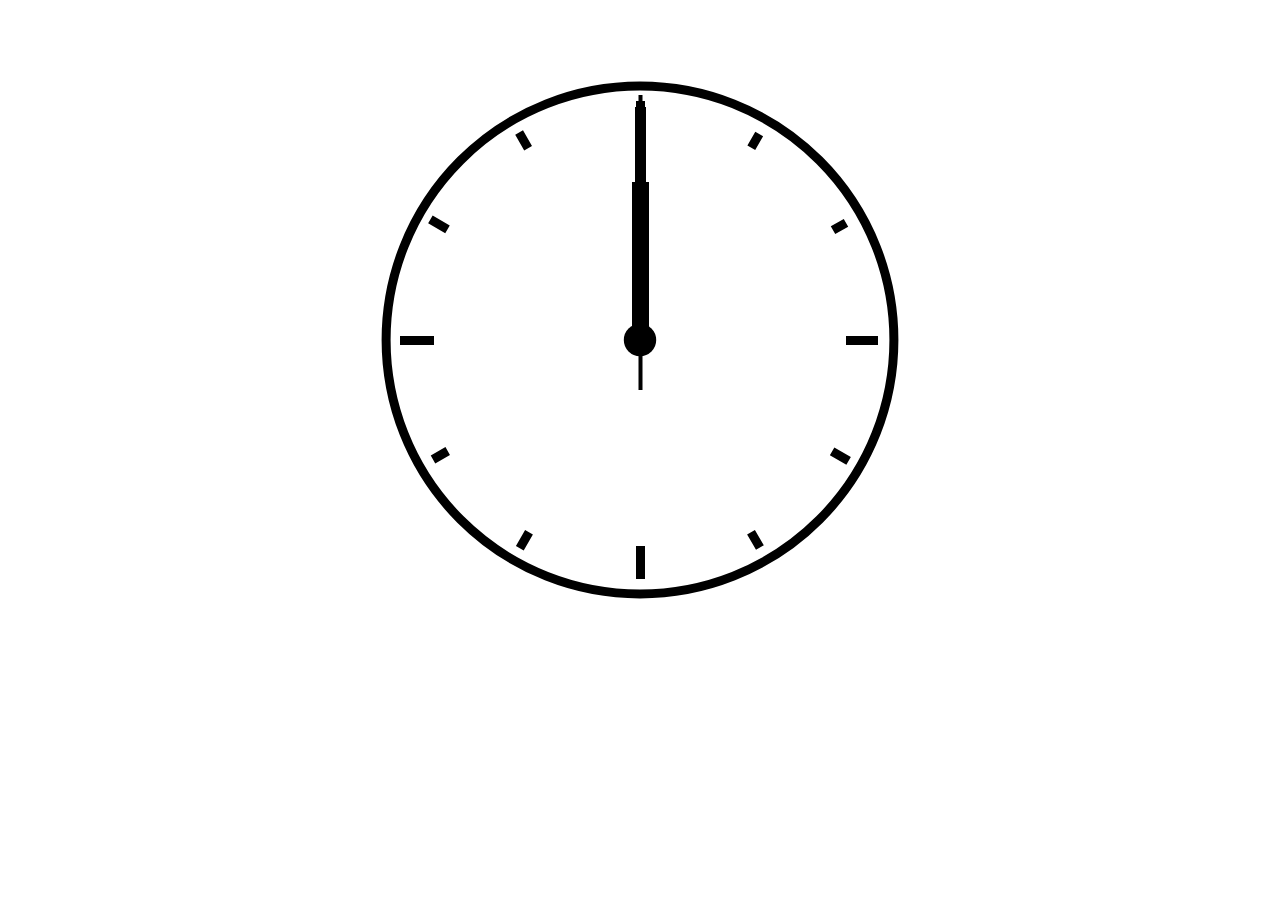
<file: Digital analog clock/index.html>
<!DOCTYPE html>
<html lang="en-US">

<head>
    <meta charset="UTF-8">
    <meta name="viewport" content="width=device-width, initial-scale=1">
    <title>A Digital Analog Clock</title>
    <link rel="stylesheet" href="style.css" type="text/css" media="all">
    <script src="script.js" defer></script>
</head>

<body>
<main class="main">
    <div class="clockbox">
        <svg id="clock" xmlns="http://www.w3.org/2000/svg" width="600" height="600" viewBox="0 0 600 600">
            <g id="face">
                <circle class="circle" cx="300" cy="300" r="253.9"/>
                <path class="hour-marks" d="M300.5 94V61M506 300.5h32M300.5 506v33M94 300.5H60M411.3 107.8l7.9-13.8M493 190.2l13-7.4M492.1 411.4l16.5 9.5M411 492.3l8.9 15.3M189 492.3l-9.2 15.9M107.7 411L93 419.5M107.5 189.3l-17.1-9.9M188.1 108.2l-9-15.6"/>
                <circle class="mid-circle" cx="300" cy="300" r="16.2"/>
            </g>
            <g id="hour">
                <path class="hour-arm" d="M300.5 298V142"/>
                <circle class="sizing-box" cx="300" cy="300" r="253.9"/>
            </g>
            <g id="minute">
                <path class="minute-arm" d="M300.5 298V67"/>
                <circle class="sizing-box" cx="300" cy="300" r="253.9"/>
            </g>
            <g id="second">
                <path class="second-arm" d="M300.5 350V55"/>
                <circle class="sizing-box" cx="300" cy="300" r="253.9"/>
            </g>
        </svg>
    </div><!-- .clockbox -->
</main>

</body>

</html>
</file>
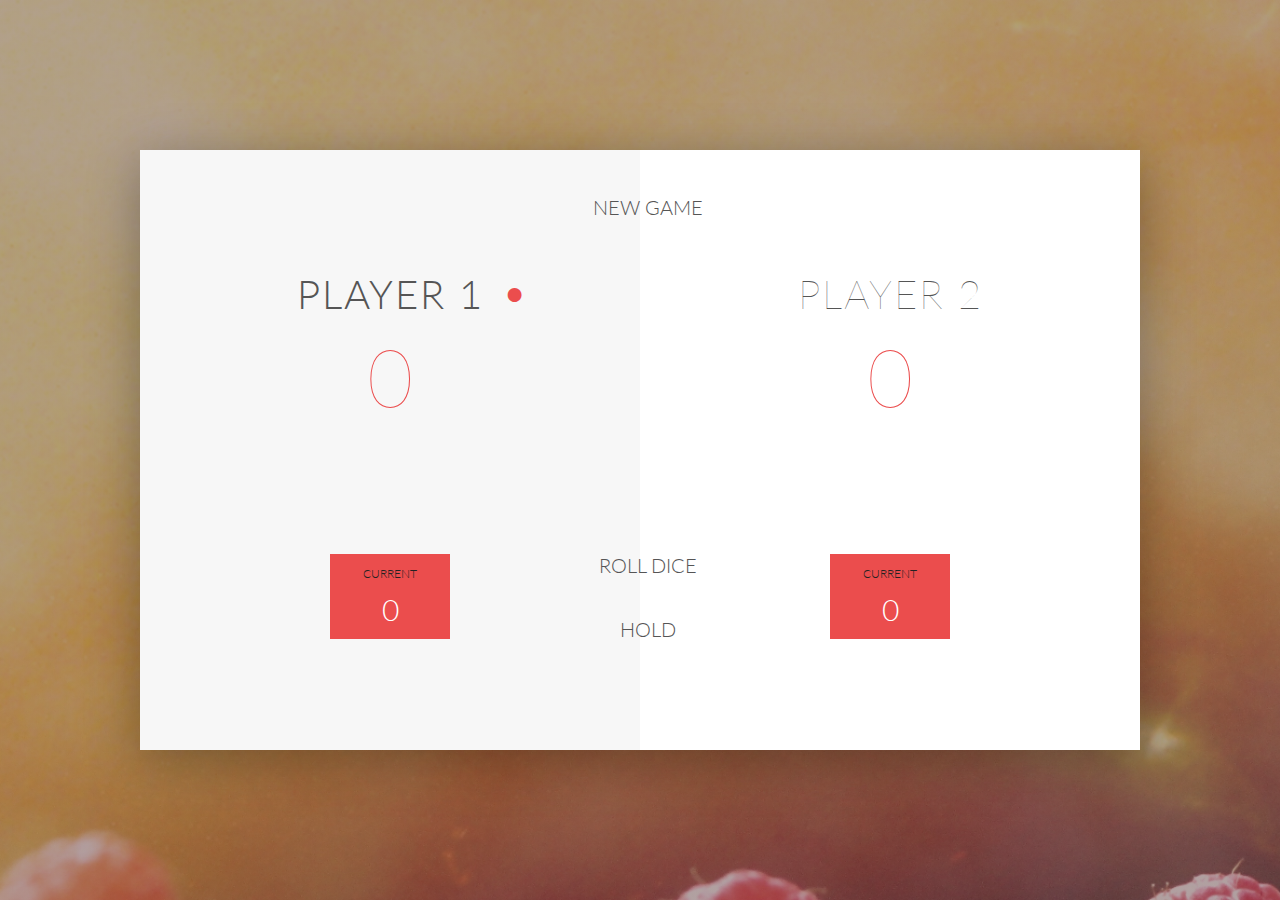
<file: Pig-Game/index.html>
<!DOCTYPE html>
<html lang="en">
    <head>
        <meta charset="UTF-8">
        <link href="https://fonts.googleapis.com/css?family=Lato:100,300,600" rel="stylesheet" type="text/css">
        <link href="http://code.ionicframework.com/ionicons/2.0.1/css/ionicons.min.css" rel="stylesheet" type="text/css">
        <link type="text/css" rel="stylesheet" href="style.css">
        
        <title>Pig Game</title>
    </head>

    <body>
        <div class="wrapper clearfix">
            <div class="player-0-panel active">
                <div class="player-name" id="name-0">Player 1</div>
                <div class="player-score" id="score-0">43</div>
                <div class="player-current-box">
                    <div class="player-current-label">Current</div>
                    <div class="player-current-score" id="current-0">11</div>
                </div>
            </div>
            
            <div class="player-1-panel">
                <div class="player-name" id="name-1">Player 2</div>
                <div class="player-score" id="score-1">72</div>
                <div class="player-current-box">
                    <div class="player-current-label">Current</div>
                    <div class="player-current-score" id="current-1">0</div>
                </div>
            </div>
            
            <button class="btn-new"><i class="ion-ios-plus-outline"></i>New game</button>
            <button class="btn-roll"><i class="ion-ios-loop"></i>Roll dice</button>
            <button class="btn-hold"><i class="ion-ios-download-outline"></i>Hold</button>
            
            <img src="dice-5.png" alt="Dice" class="dice">
        </div>
        
        <script src="app.js"></script>
    </body>
</html>
</file>
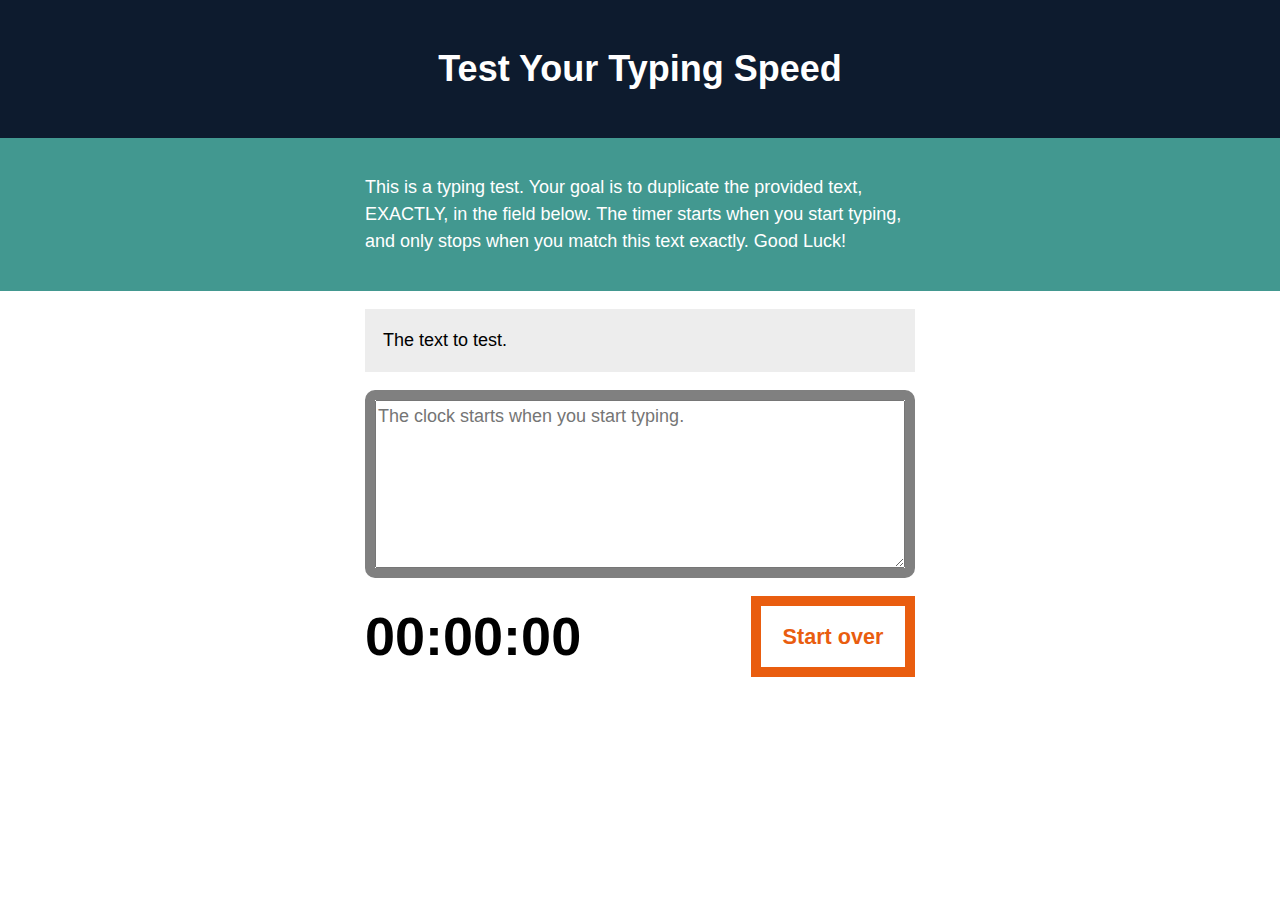
<file: Typing Speed Test/index.html>
<!DOCTYPE html>
<html lang="en-US">

<head>
    <meta charset="UTF-8">
    <meta name="viewport" content="width=device-width, initial-scale=1">
    <title>JS Typing Speed Test</title>
    <script src="script.js" async></script>
    <!-- <link rel="stylesheet" href="//fonts.googleapis.com/css?family=Source+Sans+Pro:400,400i,700,700i,900,900i" type="text/css" media="all"> -->
    <link rel="stylesheet" href="style.css">
</head>

<body>
    <header class="masthead">
        <h1>Test Your Typing Speed</h1>
    </header>
    <main class="main">
        <article class="intro">
            <p>This is a typing test. Your goal is to duplicate the provided text, EXACTLY, in the field below. The timer starts when you start typing, and only stops when you match this text exactly. Good Luck!</p>
        </article><!-- .intro -->
        <section class="test-area">
            <div id="origin-text">
                <p>The text to test.</p>
            </div><!-- #origin-text -->

            <div class="test-wrapper">
                <textarea id="test-area" name="textarea" rows="6" placeholder="The clock starts when you start typing."></textarea>
            </div><!-- .test-wrapper -->

            <div class="meta">
                <section id="clock">
                    <div class="timer">00:00:00</div>
                </section>

                <button id="reset">Start over</button>
            </div><!-- .meta -->
        </section><!-- .test-area -->
    </main>

</body>

</html>
</file>
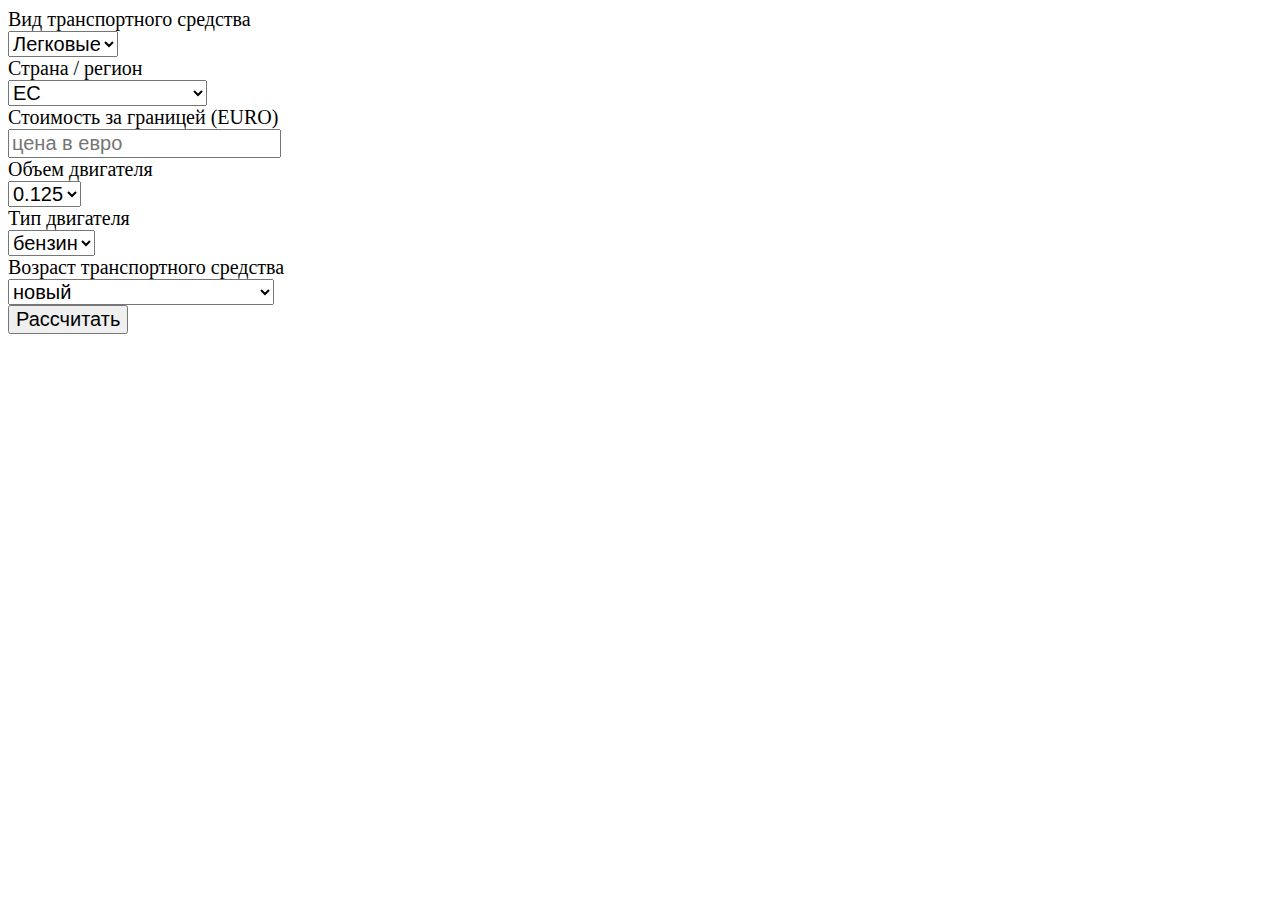
<file: Калькулятор растаможки авто/index.html>
<!DOCTYPE html>
<head>
    <meta charset="UTF-8">
    <meta name="viewport" content="width=device-width, initial-scale=1.0">
    <meta http-equiv="X-UA-Compatible" content="ie=edge">
    <link rel="stylesheet" href="style.css">
    <title>Document</title>
</head>
<body>
    <label class="select-name">Вид транспортного средства</label>
    <select class="type-car">
        <option value="Легковые">Легковые</option>
        <option value="Электро">Электро</option>
    </select>
    <label class="select-name">Страна / регион</label>
    <select class="select-form">
        <option value="EC">EC</option>
        <option value="Канада">Канада</option>
        <option value="Остальные страны">Остальные страны</option>
    </select>
    <label for="input-price" class="select-name">Стоимость за границей (EURO)</label>
    <input type="text" id="input-price" placeholder="цена в евро">
    <label for="input-volume" class="select-name electro-hidden">Объем двигателя</label>
    <select class="select-form electro-hidden">
        <option value="0.125">0.125</option>
        <option value="0.250">0.250</option>
        <option value="0.5">0.5</option>
        <option value="0.6">0.6</option>
        <option value="0.7">0.7</option>
        <option value="0.8">0.8</option>
        <option value="0.9">0.9</option>
        <option value="1.0">1.0</option>
        <option value="1.1">1.1</option>
        <option value="1.2">1.2</option>
        <option value="1.3">1.3</option>
        <option value="1.4">1.4</option>
        <option value="1.5">1.5</option>
        <option value="1.6">1.6</option>
        <option value="1.7">1.7</option>
        <option value="1.8">1.8</option>
        <option value="1.9">1.9</option>
        <option value="2.0">2.0</option>
        <option value="2.1">2.1</option>
        <option value="2.2">2.2</option>
        <option value="2.3">2.3</option>
        <option value="2.4">2.4</option>
        <option value="2.5">2.5</option>
        <option value="2.6">2.6</option>
        <option value="2.7">2.7</option>
        <option value="2.8">2.8</option>
        <option value="2.9">2.9</option>
        <option value="3.0">3.0</option>
        <option value="3.1">3.1</option>
        <option value="3.2">3.2</option>
        <option value="3.3">3.3</option>
        <option value="3.4">3.4</option>
        <option value="3.5">3.5</option>
        <option value="3.6">3.6</option>
        <option value="3.7">3.7</option>
        <option value="3.8">3.8</option>
        <option value="3.9">3.9</option>
        <option value="4.0">4.0</option>
        <option value="4.1">4.1</option>
        <option value="4.2">4.2</option>
        <option value="4.3">4.3</option>
        <option value="4.4">4.4</option>
        <option value="4.5">4.5</option>
        <option value="4.6">4.6</option>
        <option value="4.7">4.7</option>
        <option value="4.8">4.8</option>
        <option value="4.9">4.9</option>
        <option value="5.0">5.0</option>
        <option value="5.1">5.1</option>
        <option value="5.2">5.2</option>
        <option value="5.3">5.3</option>
        <option value="5.4">5.4</option>
        <option value="5.5">5.5</option>
        <option value="5.6">5.6</option>
        <option value="5.7">5.7</option>
        <option value="5.8">5.8</option>
        <option value="5.9">5.9</option>
        <option value="6.0">6.0</option>
        <option value="6.1">6.1</option>
        <option value="6.2">6.2</option>
        <option value="6.3">6.3</option>
        <option value="6.4">6.4</option>
        <option value="6.5">6.5</option>
        <option value="6.6">6.6</option>
        <option value="6.7">6.7</option>
        <option value="6.8">6.8</option>
        <option value="6.9">6.9</option>
        <option value="7.0">7.0</option>
        <option value="7.1">7.1</option>
        <option value="7.2">7.2</option>
        <option value="7.3">7.3</option>
        <option value="7.4">7.4</option>
        <option value="7.5">7.5</option>
        <option value="7.6">7.6</option>
        <option value="7.7">7.7</option>
        <option value="7.8">7.8</option>
        <option value="7.9">7.9</option>
        <option value="8.0">8.0</option>
        <option value="8.1">8.1</option>
        <option value="8.2">8.2</option>
        <option value="8.3">8.3</option>
        <option value="8.4">8.4</option>
        <option value="8.5">8.5</option>
        <option value="8.6">8.6</option>
        <option value="8.7">8.7</option>
        <option value="8.8">8.8</option>
        <option value="8.9">8.9</option>
        <option value="9.0">9.0</option>
        <option value="9.1">9.1</option>
        <option value="9.2">9.2</option>
        <option value="9.3">9.3</option>
        <option value="9.4">9.4</option>
        <option value="9.5">9.5</option>
        <option value="9.6">9.6</option>
        <option value="9.7">9.7</option>
        <option value="9.8">9.8</option>
        <option value="9.9">9.9</option>
        <option value="10.0">10.0</option>
        <option value="10.1">10.1</option>
        <option value="10.2">10.2</option>
        <option value="10.3">10.3</option>
        <option value="10.4">10.4</option>
        <option value="10.5">10.5</option>
        <option value="10.6">10.6</option>
        <option value="10.7">10.7</option>
        <option value="10.8">10.8</option>
        <option value="10.9">10.9</option>
        <option value="11.0">11.0</option>
        <option value="11.1">11.1</option>
        <option value="11.2">11.2</option>
        <option value="11.3">11.3</option>
        <option value="11.4">11.4</option>
        <option value="11.5">11.5</option>
        <option value="11.6">11.6</option>
        <option value="11.7">11.7</option>
        <option value="11.8">11.8</option>
        <option value="11.9">11.9</option>
        <option value="12.0">12.0</option>
        <option value="12.1">12.1</option>
        <option value="12.2">12.2</option>
        <option value="12.3">12.3</option>
        <option value="12.4">12.4</option>
        <option value="12.5">12.5</option>
        <option value="12.6">12.6</option>
        <option value="12.7">12.7</option>
        <option value="12.8">12.8</option>
        <option value="12.9">12.9</option>
        <option value="13.0">13.0</option>
        <option value="13.1">13.1</option>
        <option value="13.2">13.2</option>
        <option value="13.3">13.3</option>
        <option value="13.4">13.4</option>
        <option value="13.5">13.5</option>
        <option value="13.6">13.6</option>
        <option value="13.7">13.7</option>
        <option value="13.8">13.8</option>
        <option value="13.9">13.9</option>
        <option value="14.0">14.0</option>
        <option value="14.1">14.1</option>
        <option value="14.2">14.2</option>
        <option value="14.3">14.3</option>
        <option value="14.4">14.4</option>
        <option value="14.5">14.5</option>
        <option value="14.6">14.6</option>
        <option value="14.7">14.7</option>
        <option value="14.8">14.8</option>
        <option value="14.9">14.9</option>
        <option value="15.0">15.0</option>
        <option value="15.1">15.1</option>
        <option value="15.2">15.2</option>
        <option value="15.3">15.3</option>
        <option value="15.4">15.4</option>
        <option value="15.5">15.5</option>
        <option value="15.6">15.6</option>
        <option value="15.7">15.7</option>
        <option value="15.8">15.8</option>
        <option value="15.9">15.9</option>
        <option value="16.0">16.0</option>
        <option value="16.1">16.1</option>
        <option value="16.2">16.2</option>
        <option value="16.3">16.3</option>
        <option value="16.4">16.4</option>
        <option value="16.5">16.5</option>
        <option value="16.6">16.6</option>
        <option value="16.7">16.7</option>
        <option value="16.8">16.8</option>
        <option value="16.9">16.9</option>
        <option value="17.0">17.0</option>
        <option value="17.1">17.1</option>
        <option value="17.2">17.2</option>
        <option value="17.3">17.3</option>
        <option value="17.4">17.4</option>
        <option value="17.5">17.5</option>
        <option value="17.6">17.6</option>
        <option value="17.7">17.7</option>
        <option value="17.8">17.8</option>
        <option value="17.9">17.9</option>
        <option value="18.0">18.0</option>
        <option value="18.1">18.1</option>
        <option value="18.2">18.2</option>
        <option value="18.3">18.3</option>
        <option value="18.4">18.4</option>
        <option value="18.5">18.5</option>
        <option value="18.6">18.6</option>
        <option value="18.7">18.7</option>
        <option value="18.8">18.8</option>
        <option value="18.9">18.9</option>
        <option value="19.0">19.0</option>
        <option value="19.1">19.1</option>
        <option value="19.2">19.2</option>
        <option value="19.3">19.3</option>
        <option value="19.4">19.4</option>
        <option value="19.5">19.5</option>
        <option value="19.6">19.6</option>
        <option value="19.7">19.7</option>
        <option value="19.8">19.8</option>
        <option value="19.9">19.9</option>
        <option value="20.0">20.0</option>
    </select>
        <label class="select-name electro-hidden">Тип двигателя</label>
    <select class="select-form electro-hidden">
        <option value="бензин">бензин</option>
        <option value="дизель">дизель</option>
    </select>
    <label class="select-name">Возраст транспортного средства</label>
    <select class="select-form">
        <option value="новый">новый</option>
        <option value="До 5ти лет(включительно)">До 5ти лет(включительно)</option>
        <option value="от 5ти до 8ми">от 5ти до 8ми</option>
        <option value="старше 8ми лет">старше 8ми лет</option>
    </select>
    <button id="button-res">Раcсчитать</button>
    <label class="select-name" id="result"></label>
    <script src="script.js"></script>
</body>
</html>
</file>
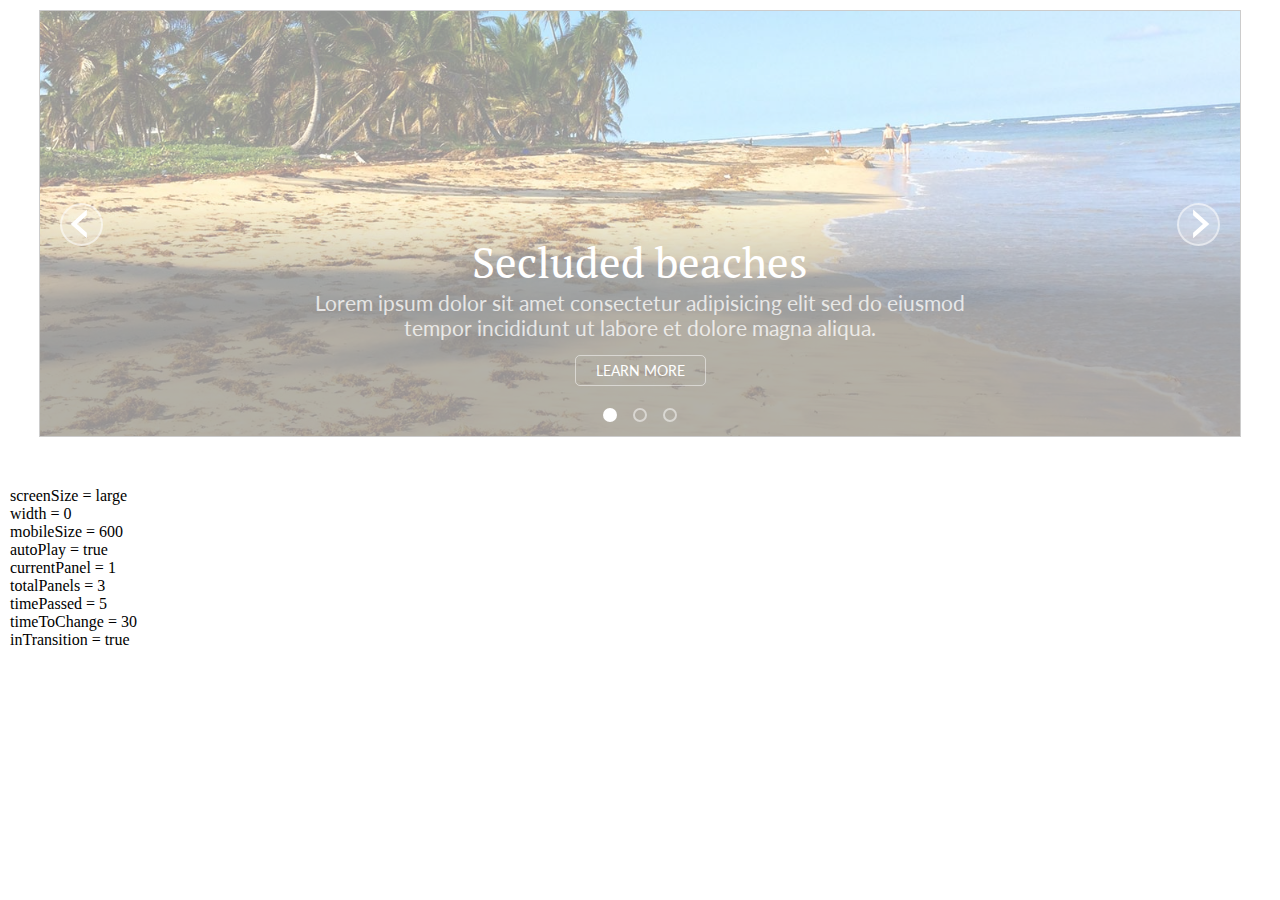
<file: Slider/myMarquee/index.html>
<!DOCTYPE HTML>
<!--  HTML Document -->
<html>
	<head>
		<meta http-equiv="Content-Type" content="text/html; charset=UTF-8">
		<meta name="viewport" content="width=device-width, initial-scale=1">
		<title>Responsive Marquee</title>
		<script type="text/javascript" src="assets/includes/jquery-2.1.0.min.js"></script>
		<script type="text/javascript" src="assets/includes/marquee.js"></script>
		<link rel="stylesheet" type="text/css" href="assets/includes/marquee.css">
	</head>
	<body>

		<div class="marquee">
			<div class="marquee_data">
				<div class="marquee_panel" data-image="assets/images/photo_beach">
					<h3>Secluded beaches</h3>
					<p>Lorem ipsum dolor sit amet consectetur adipisicing elit sed do eiusmod tempor incididunt ut labore et dolore magna aliqua.</p>
					<a class="cta" href="#">Learn more</a>
				</div>
				<div class="marquee_panel" data-image="assets/images/photo_city">
					<h3>Beautiful cityscape</h3>
					<p>Ut enim ad minim veniam, quis nostrud exercitation ullamco laboris nisi ut aliquip ex ea commodo consequat.</p>
					<a class="cta" href="#">Learn more</a>
				</div>
				<div class="marquee_panel" data-image="assets/images/photo_mountains">
					<h3>Magestic mountain peaks</h3>
					<p>Excepteur sint occaecat cupidatat non proident sunt in culpa qui officia.</p>
					<a class="cta" href="#">Learn more</a>
				</div>
			</div>
		</div>

		<div style="margin-top: 50px">
			<div class="var1">x</div>
			<div class="var2">x</div>
			<div class="var3">x</div>
			<div class="var4">x</div>
			<div class="var5">x</div>
			<div class="var6">x</div>
			<div class="var7">x</div>
			<div class="var8">x</div>
			<div class="var9">x</div>
		</div>

	</body>
</html>
</file>
<file: Digital analog clock/style.css>
/* Layout */
.main {
    display: flex;
    padding: 2em;
    height: 90vh;
    justify-content: center;
    align-items: middle;
}

.clockbox,
#clock {
    width: 100%;
}

/* Clock styles */
.circle {
    fill: none;
    stroke: #000;
    stroke-width: 9;
    stroke-miterlimit: 10;
}

.mid-circle {
    fill: #000;
}
.hour-marks {
    fill: none;
    stroke: #000;
    stroke-width: 9;
    stroke-miterlimit: 10;
}

.hour-arm {
    fill: none;
    stroke: #000;
    stroke-width: 17;
    stroke-miterlimit: 10;
}

.minute-arm {
    fill: none;
    stroke: #000;
    stroke-width: 11;
    stroke-miterlimit: 10;
}

.second-arm {
    fill: none;
    stroke: #000;
    stroke-width: 4;
    stroke-miterlimit: 10;
}

/* Transparent box ensuring arms center properly. */
.sizing-box {
    fill: none;
}

/* Make all arms rotate around the same center point. */
/* Optional: Use transition for animation. */
#hour,
#minute,
#second {
    transform-origin: 300px 300px;
    transition: transform .5s ease-in-out;
}
</file>
<file: Pig-Game/style.css>
/**********************************************
*** GENERAL
**********************************************/

* {
    margin: 0;
    padding: 0;
    box-sizing: border-box;
    
}

.clearfix::after {
    content: "";
    display: table;
    clear: both;
}

body {
    background-image: linear-gradient(rgba(62, 20, 20, 0.4), rgba(62, 20, 20, 0.4)), url(back.jpg);
    background-size: cover;
    background-position: center;
    font-family: Lato;
    font-weight: 300;
    position: relative;
    height: 100vh;
    color: #555;
}

.wrapper {
    width: 1000px;
    position: absolute;
    top: 50%;
    left: 50%;
    transform: translate(-50%, -50%);
    background-color: #fff;
    box-shadow: 0px 10px 50px rgba(0, 0, 0, 0.3);
    overflow: hidden;
}

.player-0-panel,
.player-1-panel {
    width: 50%;
    float: left;
    height: 600px;
    padding: 100px;
}



/**********************************************
*** PLAYERS
**********************************************/

.player-name {
    font-size: 40px;
    text-align: center;
    text-transform: uppercase;
    letter-spacing: 2px;
    font-weight: 100;
    margin-top: 20px;
    margin-bottom: 10px;
    position: relative;
}

.player-score {
    text-align: center;
    font-size: 80px;
    font-weight: 100;
    color: #EB4D4D;
    margin-bottom: 130px;
}

.active { background-color: #f7f7f7; }
.active .player-name { font-weight: 300; }

.active .player-name::after {
    content: "\2022";
    font-size: 47px;
    position: absolute;
    color: #EB4D4D;
    top: -7px;
    right: 10px;
    
}

.player-current-box {
    background-color: #EB4D4D;
    color: #fff;
    width: 40%;
    margin: 0 auto;
    padding: 12px;
    text-align: center;
}

.player-current-label {
    text-transform: uppercase;
    margin-bottom: 10px;
    font-size: 12px;
    color: #222;
}

.player-current-score {
    font-size: 30px;
}

button {
    position: absolute;
    width: 200px;
    left: 50%;
    transform: translateX(-50%);
    color: #555;
    background: none;
    border: none;
    font-family: Lato;
    font-size: 20px;
    text-transform: uppercase;
    cursor: pointer;
    font-weight: 300;
    transition: background-color 0.3s, color 0.3s;
}

button:hover { font-weight: 600; }
button:hover i { margin-right: 20px; }

button:focus {
    outline: none;
}

i {
    color: #EB4D4D;
    display: inline-block;
    margin-right: 15px;
    font-size: 32px;
    line-height: 1;
    vertical-align: text-top;
    margin-top: -4px;
    transition: margin 0.3s;
}

.btn-new { top: 45px;}
.btn-roll { top: 403px;}
.btn-hold { top: 467px;}

.dice {
    position: absolute;
    left: 50%;
    top: 178px;
    transform: translateX(-50%);
    height: 100px;
    box-shadow: 0px 10px 60px rgba(0, 0, 0, 0.10);
}

.winner { background-color: #f7f7f7; }
.winner .player-name { font-weight: 300; color: #EB4D4D; }
</file>
<file: Typing Speed Test/style.css>
/*--------------------------------------------------------------
Typography
--------------------------------------------------------------*/

body,
button,
input,
select,
textarea {
	font-family: 'Source Sans Pro', 'Helvetica', Arial, sans-serif;
	font-size: 18px;
	line-height: 1.5;
}

h1,
h2,
h3,
h4,
h5,
h6 {
	clear: both;
}

p {
	margin-bottom: 1.5em;
}

b,
strong {
	font-weight: bold;
}

dfn,
cite,
em,
i {
	font-style: italic;
}

blockquote {
	margin: 0 1.5em;
}

address {
	margin: 0 0 1.5em;
}

pre {
	background: #eee;
	font-family: "Courier 10 Pitch", Courier, monospace;
	font-size: 15px;
	font-size: 1.5rem;
	line-height: 1.6;
	margin-bottom: 1.6em;
	max-width: 100%;
	overflow: auto;
	padding: 1.6em;
}

code,
kbd,
tt,
var {
	font: 15px Monaco, Consolas, "Andale Mono", "DejaVu Sans Mono", monospace;
}

abbr,
acronym {
	border-bottom: 1px dotted #666;
	cursor: help;
}

mark,
ins {
	background: #fff9c0;
	text-decoration: none;
}

sup,
sub {
	font-size: 75%;
	height: 0;
	line-height: 0;
	position: relative;
	vertical-align: baseline;
}

sup {
	bottom: 1ex;
}

sub {
	top: .5ex;
}

small {
	font-size: 75%;
}

big {
	font-size: 125%;
}

/*--------------------------------------------------------------
Layout
--------------------------------------------------------------*/
body {
    margin: 0;
    padding: 0;
}

.masthead {
    padding: 1em 2em;
    background-color: #0D1B2E;
    color: white;
}

.masthead h1 {
    text-align: center;
}

.intro {
    padding: 2em 2em;
    color: #ffffff;
    background: #429890;
}


.intro p,
.test-area {
    margin: 0 auto;
    max-width: 550px;
}

.test-area {
    margin-bottom: 4em;
    padding: 0 2em;
}

.test-wrapper {
    border: 10px solid grey;
    border-radius: 10px;
}

#origin-text {
    margin: 1em 0;
    padding: 1em 1em 0;
    background-color: #ededed;
}

#origin-text p {
    margin: 0;
    padding-bottom: 1em;
}

.test-wrapper {
    height: 200%;
    display: flex;
}

.test-wrapper textarea {
    flex: 1;
}

.meta {
    margin-top: 1em;
    display: flex;
    justify-content: space-between;
    flex-wrap: wrap;
}

.timer {
    font-size: 3em;
    font-weight: bold;
}

#reset {
    padding: .5em 1em;
    font-size: 1.2em;
    font-weight: bold;
    color: #E95D0F;
    background: white ;
    border: 10px solid #E95D0F;
}

#reset:hover {
    color: white;
    background-color: #E95D0F;
}
</file>
<file: Калькулятор растаможки авто/style.css>
select {
    display: block;
}
label {
    margin-top: 50px;
}
input {
    display: block;
}
* {
    font-size: 20px;
}
</file>
<file: Slider/myMarquee/assets/includes/marquee.css>
@import url(http://fonts.googleapis.com/css?family=Lato:300|PT+Serif:400);

body {  margin: 0px; padding: 10px; }

.marquee {
    font-size: 16px;
    height: 425px;
    max-width: 1200px;
    margin: 0px auto 20px auto;
    border: 1px solid #ccc;
}

.marquee .marquee_data {
    display: none;
}

.marquee .marquee_stage_large {
    height: inherit;
    position: relative;
    overflow: hidden;
}

.marquee .marquee_container_1,
.marquee .marquee_container_2 {
    height: inherit;
    position: absolute;
    top: 0px;
    left: 0px;
    width: 100%;
}

.marquee_container_1 {
    z-index: 101;
}
.marquee_container_2 {
    z-index: 102;
}


.marquee .marquee_panel {
    height: inherit;
    width: 100%;
    position: absolute;
    top: 0px;
    left: 0px;
    text-align: center;
    background-repeat: no-repeat;
    background-position: center 0px;
    background-size: cover;
}

.marquee .marquee_panel .panel_caption {
    width: 68%;
    position: absolute;
    bottom: 35px;
    left: 0px;
    margin-left: 16%;
    font-family: 'Lato', sans-serif;
    padding-bottom: 15px;
}

.marquee .marquee_panel .panel_caption h3 {
    font-family: 'PT Serif', serif;
    margin: 0px 0px 0px 0px;
    font-weight: 400;
    font-size: 2.7em;
    color:#fff;
}
.marquee .marquee_panel .panel_caption p {
    margin: 0px 50px 15px 50px;
    color: #888;
    font-size: 1.3em;
    color: rgba(255,255,255,.75);
}
.marquee .marquee_panel .panel_caption a.cta {
    display: inline-block;
    background-color: rgba(255,255,255,0);
    text-transform: uppercase;
    color:#fff;
    font-size: .9em;
    padding: 6px 20px;
    transition: background-color .7s, border .7s;
    border: 1px solid rgba(255,255,255,.5);
    border-radius: 5px;
    text-decoration: none;
}

.marquee .marquee_panel .panel_caption a:hover {
    background-color: rgba(255,255,255,.6);
    color:#000;
    border-color: rgba(255,255,255,0);
}

.marquee .overlay {
    position: absolute;
    left: 0px;
    top: 0px;
    width: 100%;
    height: 100%;
    background-image: linear-gradient(rgba(0,0,0,0) 45%, rgba(0,0,0,.7) 70%);
    background-size: 100%;
}

.marquee .marquee_nav {
    position: absolute;
    bottom: 10px;
    left: 0px;
    text-align: center;
    width: 100%;
    z-index: 103;
}

.marquee .marquee_nav div {
    display: inline-block;
    width: 10px;
    height: 10px;
    border: 2px solid rgba(255,255,255,.5);
    border-radius: 50%;
    margin: 0px 8px 0px 8px;
    cursor: pointer;
    transition: background-color 0.4s, border 2.4s;
}

.marquee .marquee_nav div:hover {
    border-color: #fff;
    background-color: rgba(255,255,255,.2);
}

.marquee .marquee_nav div.selected {
    background-color: #fff;
}

.marquee .btn {
    width: 39px;
    height: 39px;
    background: rgba(255,255,255,.2) no-repeat;
    background-size: 50px 30px;
    position: absolute;
    top: 192px;
    cursor: pointer;
    border-radius:  50%;
    border: 2px solid rgba(255,255,255,.5);
    transition: background-color .4s, border .4s;
    /* z-index: 104; */
}

.marquee .btn:hover {
    border-color: #fff;
    background-color: rgba(0,0,0,.6);
}

.marquee .btn.prev {
    left: 20px;
    z-index: 104;
    background-image: url(../images/arrow_left.svg);
    background-position: -8px 4px;

}

.marquee .btn.next {
    right: 20px;
    z-index: 105;
    background-image: url(../images/arrow_right.svg);
    background-position: -3px 4px;
}
</file>
